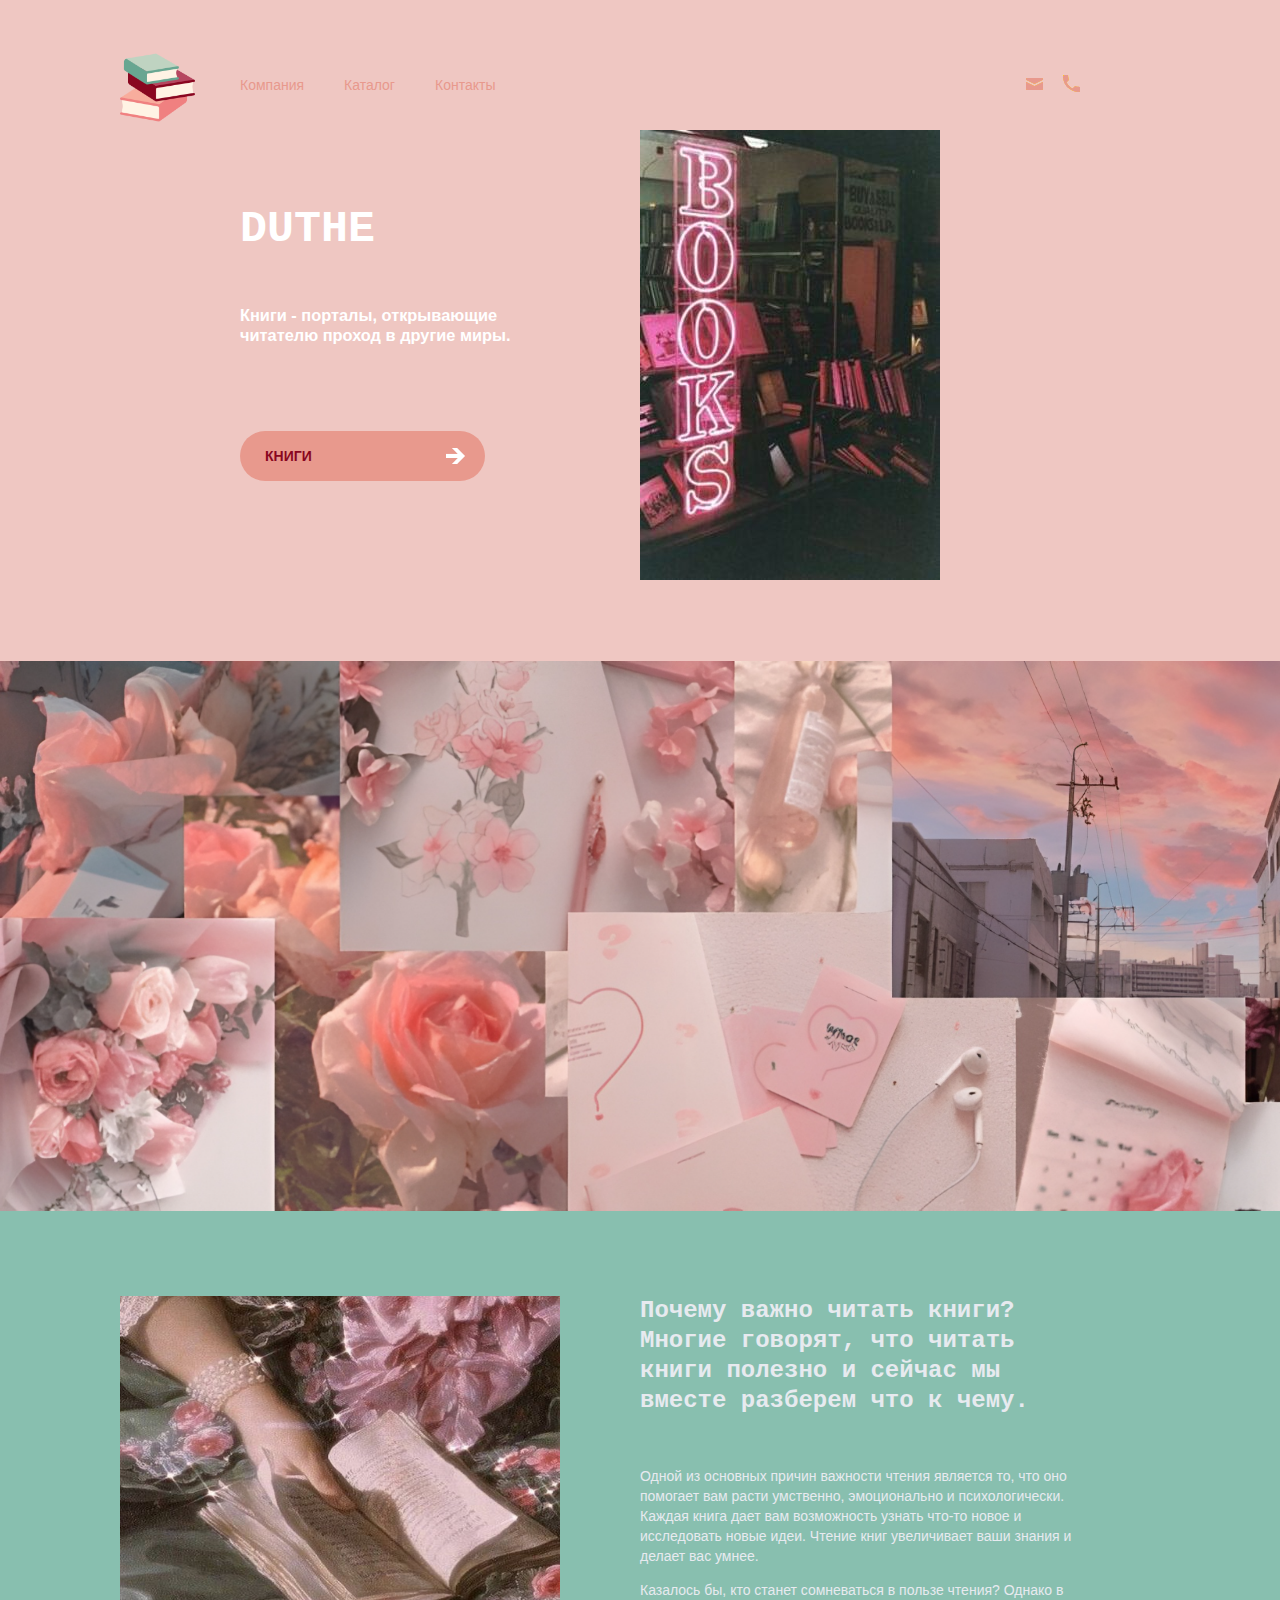
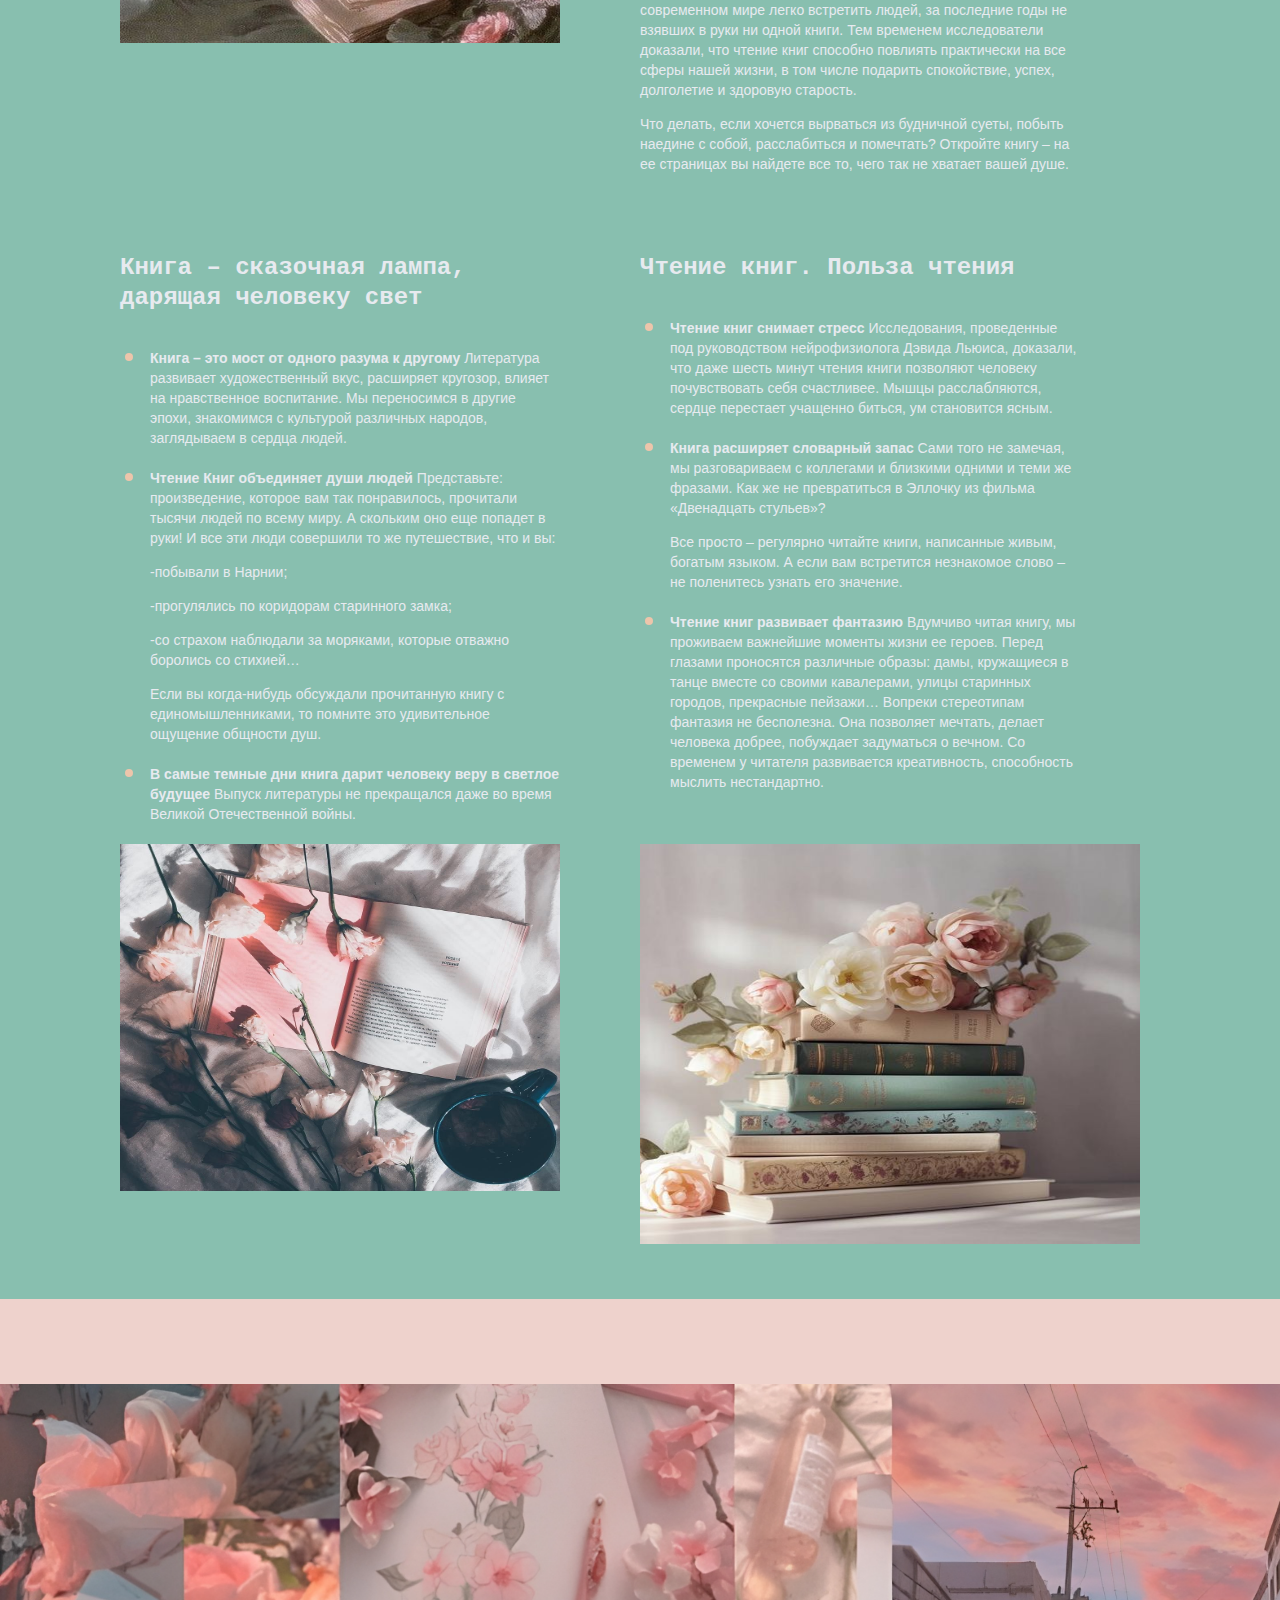
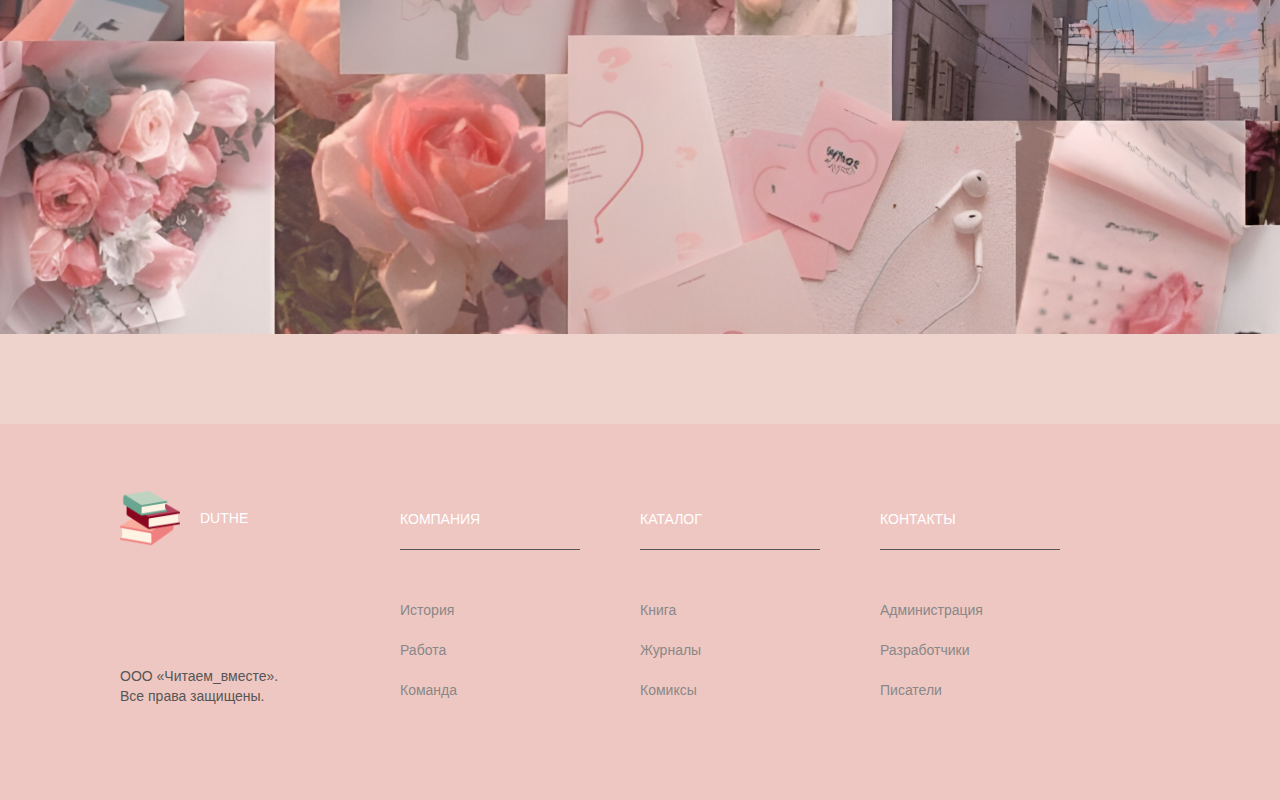
<file: index.html>
<!DOCTYPE html>
<html lang="ru">

<head>
    <meta charset="UTF-8">
    <title>DUTHE</title>
    <link rel="stylesheet" href="https://necolas.github.io/normalize.css/8.0.1/normalize.css">
    <link rel="stylesheet" href="css/style.css">
    <link rel="shortcut icon" href="img/stack-of-books.png" type="image/png">
</head>

<body>
    <header class="site-header">
        <div class="container">
            <nav class="main-nav">
              <a class="logo">
                  <img src="img/stack-of-books.png" alt="DUTHE" width="75" height="75">
              </a>
              <ul class="site-menu">
                  <li><a href="kompani.html">Компания</a></li>
                  <li><a href="katalog.html">Каталог</a></li>
                  <li><a href="kontakt.html">Контакты</a></li>
              </ul>
              <ul class="contacts-menu">
                  <li>
                      <a href="kontakt.html" class="icon icon-mail" title="Написать нам">
                          <span class="visually-hidden">Написать нам</span>
                      </a>
                </li>
                  <li>
                      <a href="kontakt.html" class="icon icon-phone" title="Позвонить нам">
                          <span class="visually-hidden">Позвонить нам</span>
                      </a>
                  </li>
              </ul>
            </nav>
            <section class="about-us">
                <h1>DUTHE</h1>
                <p>
                   <h3> Книги - порталы, открывающие читателю проход в другие миры.</h3><br>
                    </p>
                <a href="katalog.html" class="btn btn-yellow">Книги</a>
            </section>
        </div>
    </header>

    <main>
        
  <img src="img/888.png" alt="Книги" width="1600" height="550">
        <section class="moon-vacation">
            <div class="container columns-container">
                <h2 class="visually-hidden">Почему?</h2>
                <div class="left-column">
                    <img src="img/666.jpg" alt="Книги3" width="440" height="347">
                </div>
                <div class="right-column">
                    <p class="lead"><b>Почему важно читать книги? Многие говорят, что читать книги полезно и сейчас мы вместе разберем что к чему.</b></p>
                    <p>Одной из основных причин важности чтения является то, что оно помогает вам расти умственно, эмоционально и психологически. Каждая книга дает вам возможность узнать что-то новое и исследовать новые идеи. Чтение книг увеличивает ваши знания и делает вас умнее.</p>
                    <p>Казалось бы, кто станет сомневаться в пользе чтения? Однако в современном мире легко встретить людей, за последние годы не взявших в руки ни одной книги.

Тем временем исследователи доказали, что чтение книг способно повлиять практически на все сферы нашей жизни, в том числе подарить спокойствие, успех, долголетие и здоровую старость.</p>
                    <p>Что делать, если хочется вырваться из будничной суеты, побыть наедине с собой, расслабиться и помечтать? Откройте книгу – на ее страницах вы найдете все то, чего так не хватает вашей душе.</p>
                </div>
            </div>
        </section>

        <section class="recommendations">
            <div class="container columns-container">
                <h2 class="visually-hidden">Книги это</h2>
                <div class="left-column">
                    <h3>Книга – сказочная лампа, дарящая человеку свет</h3>
                    <ul class="recommendations-list">
                        <li><strong>Книга – это мост от одного разума к другому</strong> Литература развивает художественный вкус, расширяет кругозор, влияет на нравственное воспитание. Мы переносимся в другие эпохи, знакомимся с культурой различных народов, заглядываем в сердца людей.</li>
                        <li><strong>Чтение Книг объединяет души людей</strong> Представьте: произведение, которое вам так понравилось, прочитали тысячи людей по всему миру. А скольким оно еще попадет в руки! И все эти люди совершили то же путешествие, что и вы:

<p>-побывали в Нарнии;

<p>-прогулялись по коридорам старинного замка;

<p>-со страхом наблюдали за моряками, которые отважно боролись со стихией…

<p>Если вы когда-нибудь обсуждали прочитанную книгу с единомышленниками, то помните это удивительное ощущение общности душ.</li>
                        <li><strong>В самые темные дни книга дарит человеку веру в светлое будущее</strong> Выпуск литературы не прекращался даже во время Великой Отечественной войны.</li>
                    </ul>
                </div>
                <div class="right-column">
                    <h3>Чтение книг. Польза чтения</h3>
                    <ul class="recommendations-list">
                        <li><strong>Чтение книг снимает стресс</strong> Исследования, проведенные под руководством нейрофизиолога Дэвида Льюиса, доказали, что даже шесть минут чтения книги позволяют человеку почувствовать себя счастливее. Мышцы расслабляются, сердце перестает учащенно биться, ум становится ясным.</li>
                        <li><strong>Книга расширяет словарный запас</strong> Сами того не замечая, мы разговариваем с коллегами и близкими одними и теми же фразами. Как же не превратиться в Эллочку из фильма «Двенадцать стульев»?
                        <p>Все просто – регулярно читайте книги, написанные живым, богатым языком. А если вам встретится незнакомое слово – не поленитесь узнать его значение.

</li>
                        <li><strong>Чтение книг развивает фантазию</strong> Вдумчиво читая книгу, мы проживаем важнейшие моменты жизни ее героев. Перед глазами проносятся различные образы: дамы, кружащиеся в танце вместе со своими кавалерами, улицы старинных городов, прекрасные пейзажи…

Вопреки стереотипам фантазия не бесполезна. Она позволяет мечтать, делает человека добрее, побуждает задуматься о вечном. Со временем у читателя развивается креативность, способность мыслить нестандартно.</li>
                    </ul>
                </div>
            </div>
            <div class="container columns-container">
                <h2 class="visually-hidden">Книги</h2>
                <div class="left-column">
                    <img src="img/444.jpg" alt="Книги4" width="440" height="347">
                </div>
                    <img src="img/999.jpg" alt="Книги5" width="500" height="400">
                </div>
        </section>
    </main>
    <section class="features">
<img src="img/888.png" alt="Книги" width="1600" height="550">
    </section>
    <footer class="site-footer">
    
        <div class="container footer-columns-container">
            <div class="left-column">
                <p class="logo-container">
                    <a class="logo"><img src="img/stack-of-books.png" alt="Логотип DUTHE" width="60" height="60"></a>
                    <span class="company-title">DUTHE</span>
                </p>
                <p class="copyrights">
                    ООО «Читаем_вместе».<br>
                    Все права защищены.
                </p>
            </div>
            <div class="right-column">
                <ul class="footer-menu">
                    <li>
                        <a class="footer-submenu-title" href="#">Компания</a>
                        <ul class="footer-submenu">
                            <li><a href="#">История</a></li>
                            <li><a href="#">Работа</a></li>
                            <li><a href="#">Команда</a></li>
                        </ul>
                    </li>
                    <li>
                        <a class="footer-submenu-title" href="#">Каталог</a>
                        <ul class="footer-submenu">
                            <li><a href="#">Книга</a></li>
                            <li><a href="#">Журналы</a></li>
                            <li><a href="#">Комиксы</a></li>
                        </ul>
                    </li>
                    <li>
                        <a class="footer-submenu-title" href="#">Контакты</a>
                        <ul class="footer-submenu">
                            <li><a href="#">Администрация</a></li>
                            <li><a href="#">Разработчики</a></li>
                            <li><a href="#">Писатели</a></li>
                        </ul>
                    </li>
                </ul>
            </div>
        </div>
    </footer>
</body>

</html>
</file>
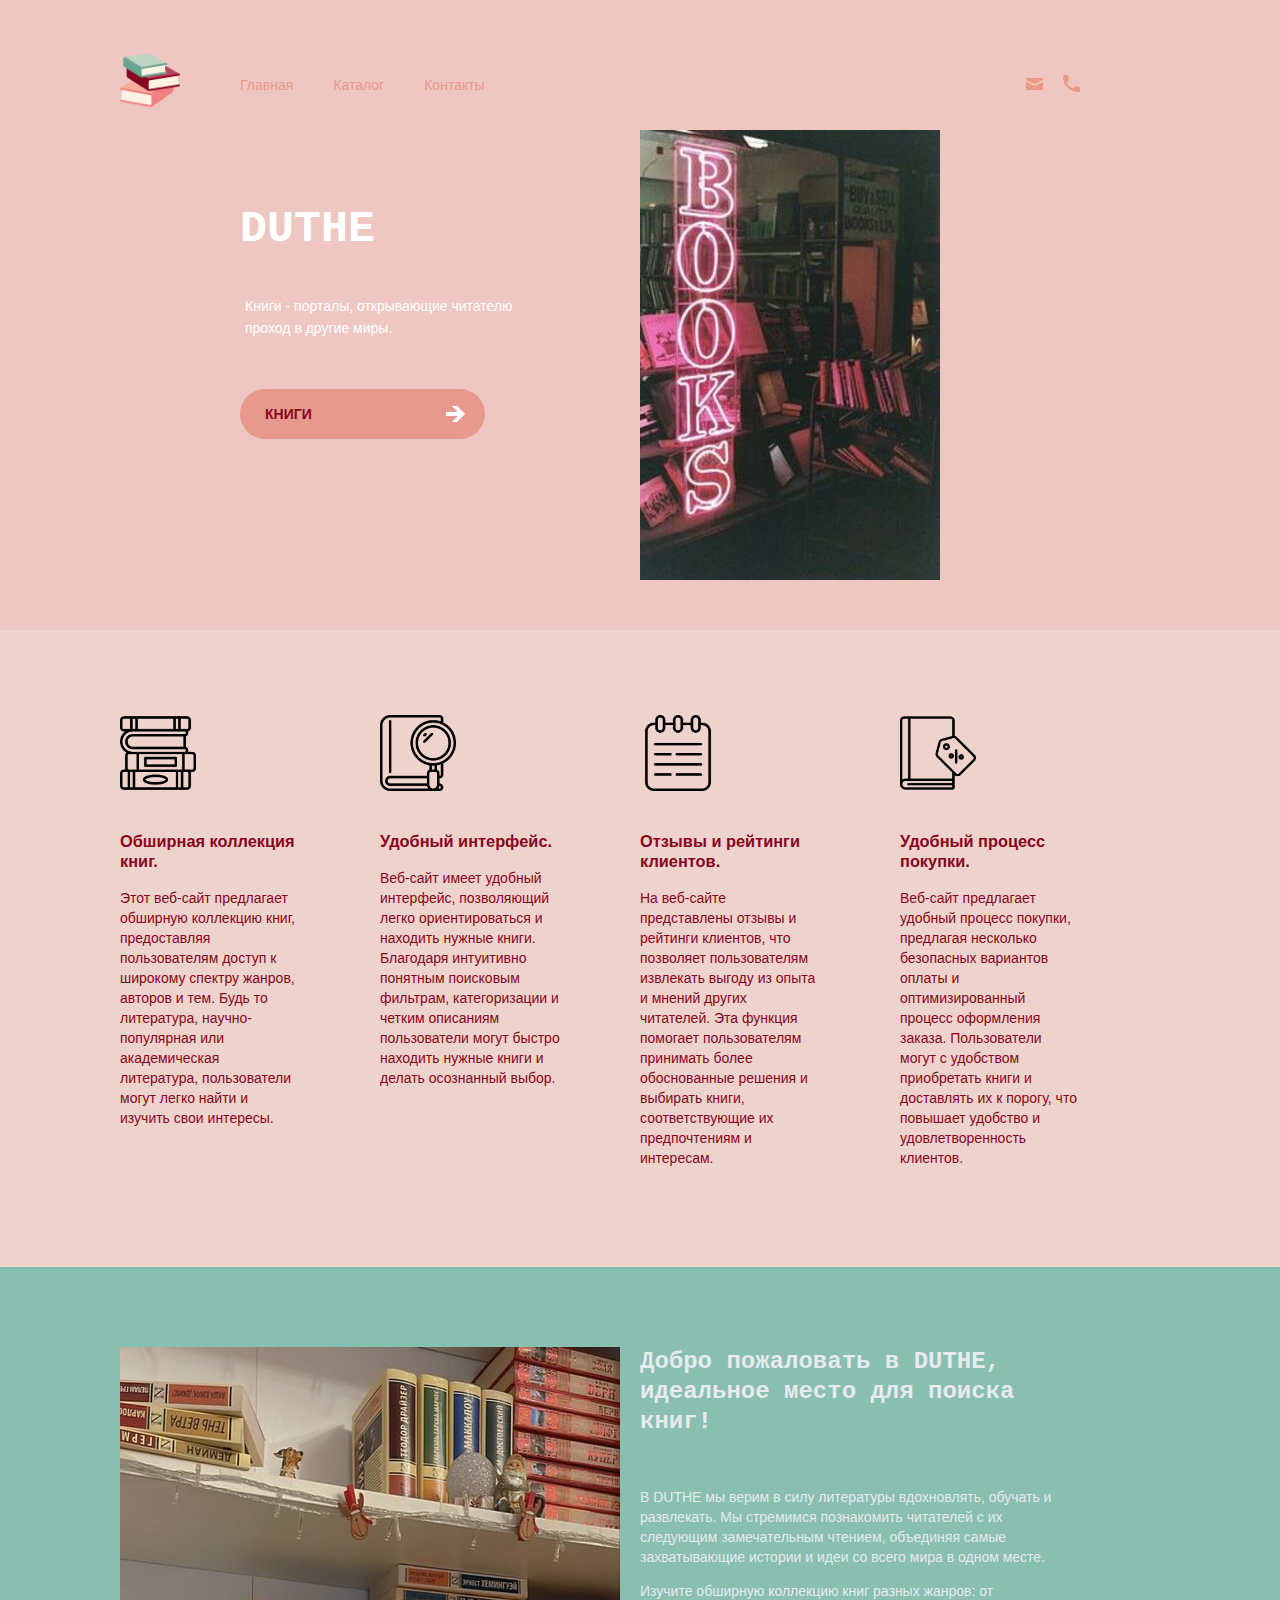
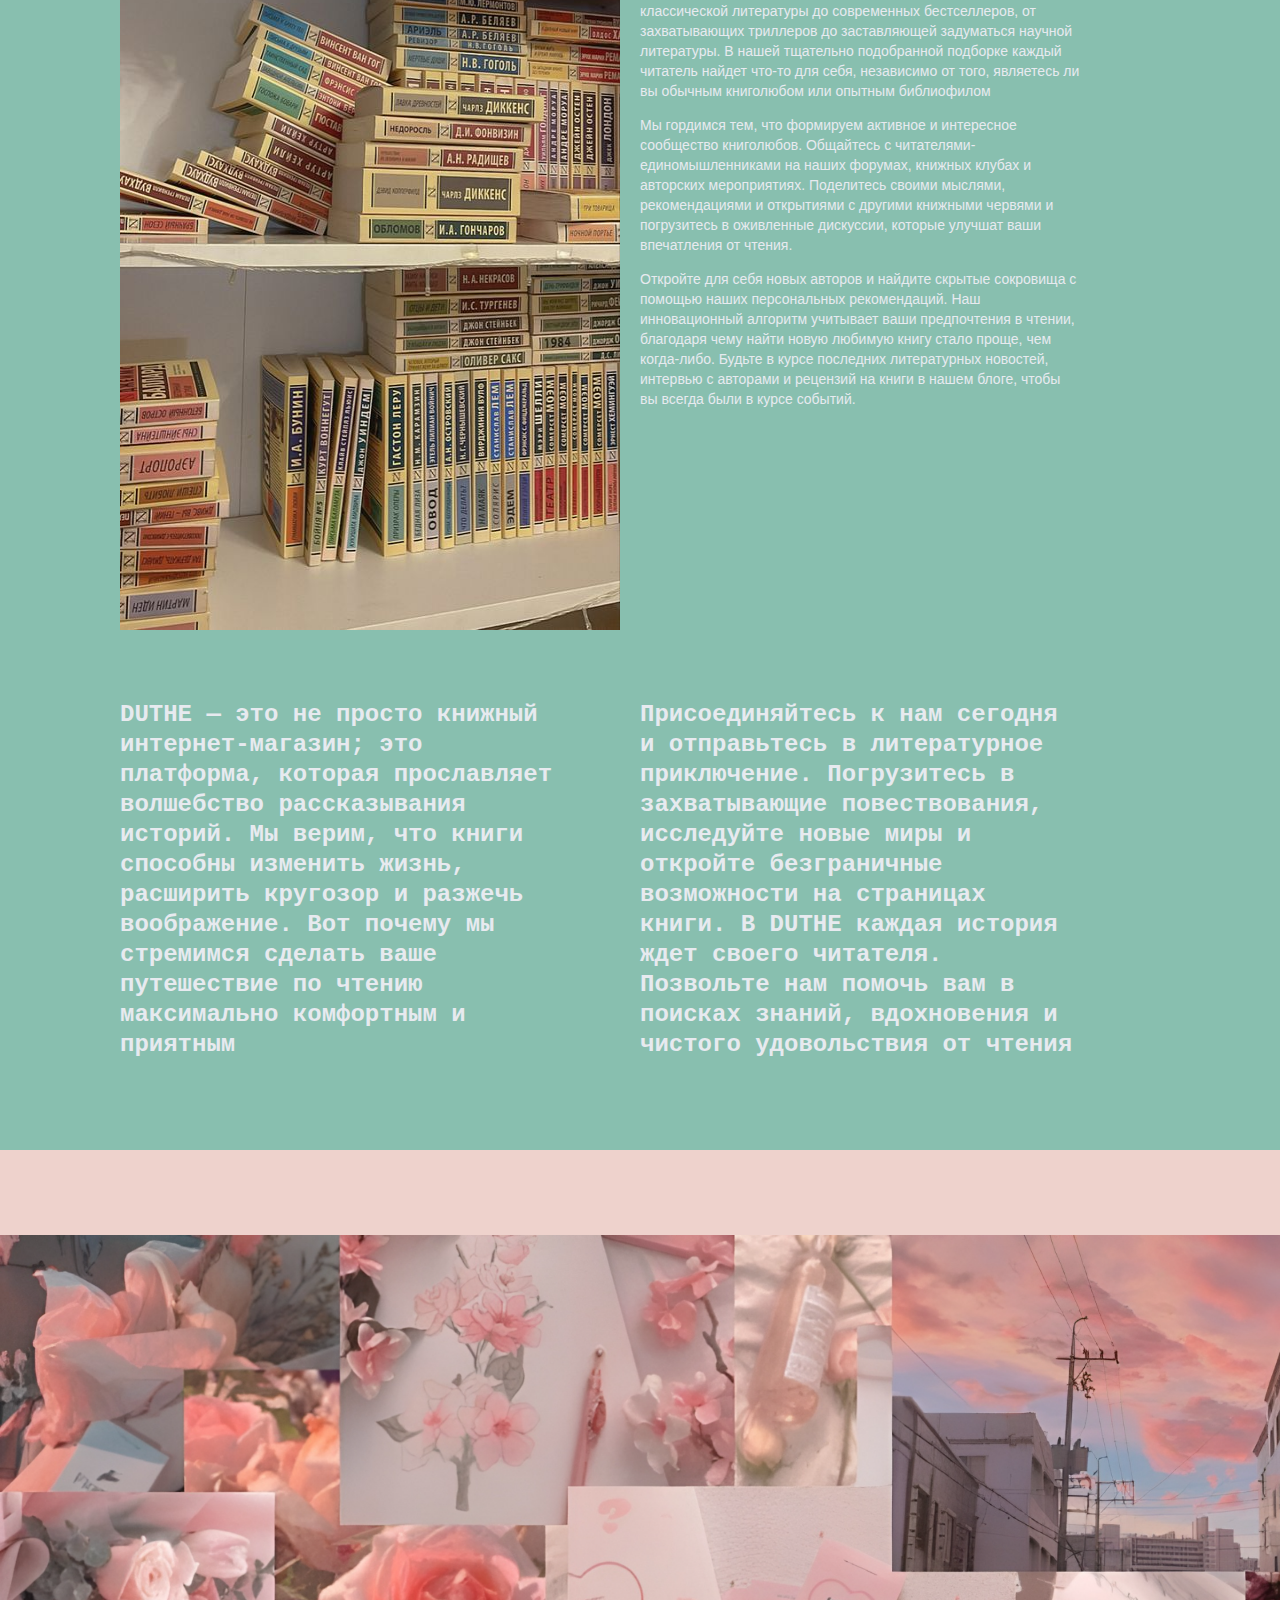
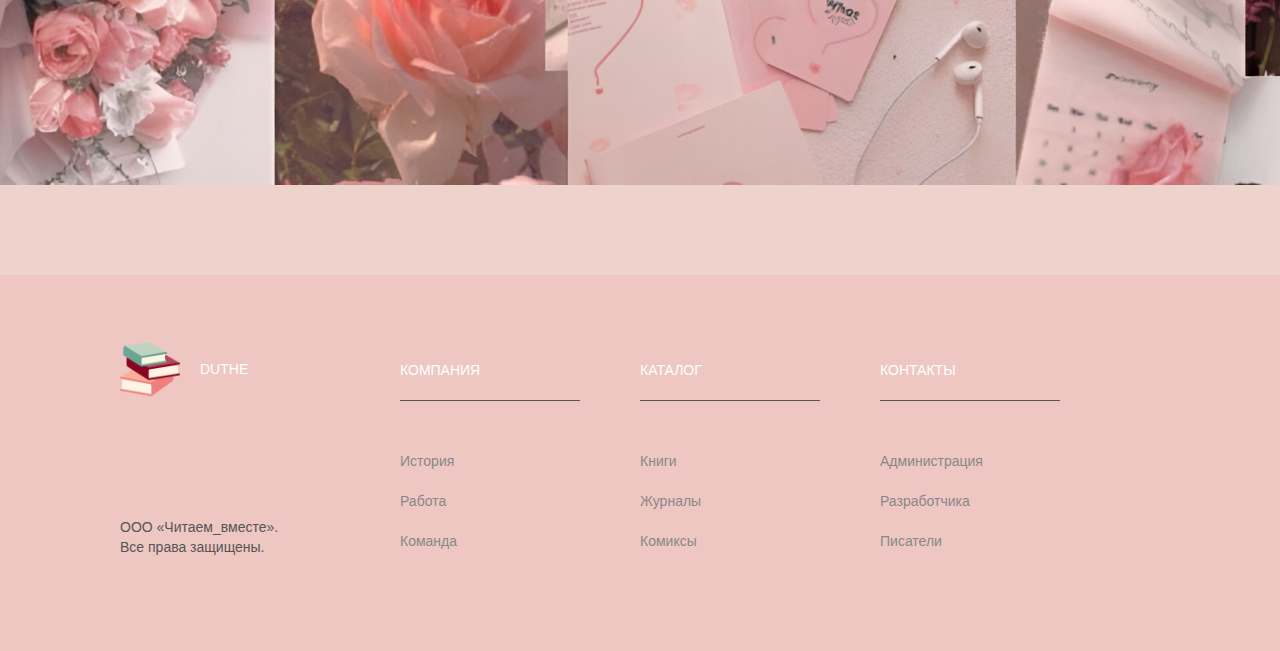
<file: kompani.html>
<!DOCTYPE html>
<html lang="ru">

<head>
    <meta charset="UTF-8">
    <title>DUTHE</title>
    <link rel="stylesheet" href="https://necolas.github.io/normalize.css/8.0.1/normalize.css">
    <link rel="stylesheet" href="css/style.css">
    <link rel="shortcut icon" href="img/stack-of-books.png" type="image/png">
</head>

<body>
    <header class="site-header">
        <div class="container">
            <nav class="main-nav">
              <a class="logo">
                  <img src="img/stack-of-books.png" alt="DUTHE" width="60" height="60">
              </a>
              <ul class="site-menu">
                  <li><a href="index.html">Главная</a></li>
                  <li><a href="katalog.html">Каталог</a></li>
                  <li><a href="kontakt.html">Контакты</a></li>
              </ul>
              <ul class="contacts-menu">
                  <li>
                      <a href="kontakt.html" class="icon icon-mail" title="Написать нам">
                          <span class="visually-hidden">Написать нам</span>
                      </a>
                </li>
                  <li>
                      <a href="kontakt.html" class="icon icon-phone" title="Позвонить нам">
                          <span class="visually-hidden">Позвонить нам</span>
                      </a>
                  </li>
              </ul>
            </nav>
            <section class="about-us">
                <h1>DUTHE</h1>
                <p>
                  Книги - порталы, открывающие читателю проход в другие миры.
                </p>
                <a href="katalog.html" class="btn btn-yellow">Книги</a>
            </section>
        </div>
    </header>

    <main>
        <section class="features">
            <div class="container">
                <h2 class="visually-hidden">Наши преимущества</h2>
                <ul class="features-list">
                    <li class="feature-made-in-russia"><h3>Обширная коллекция книг.</h3>
                    <p> Этот веб-сайт предлагает обширную коллекцию книг, предоставляя пользователям доступ к широкому спектру жанров, авторов и тем. Будь то литература, научно-популярная или академическая литература, пользователи могут легко найти и изучить свои интересы.</li>
                    <li class="feature-food"><h3>Удобный интерфейс.</h3>
                    <p> Веб-сайт имеет удобный интерфейс, позволяющий легко ориентироваться и находить нужные книги. Благодаря интуитивно понятным поисковым фильтрам, категоризации и четким описаниям пользователи могут быстро находить нужные книги и делать осознанный выбор.</li>
                    <li class="feature-pilots"><h3>Отзывы и рейтинги клиентов.</h3><p>На веб-сайте представлены отзывы и рейтинги клиентов, что позволяет пользователям извлекать выгоду из опыта и мнений других читателей. Эта функция помогает пользователям принимать более обоснованные решения и выбирать книги, соответствующие их предпочтениям и интересам.</li>
                    <li class="feature-moon-rover"><h3>Удобный процесс покупки.</h3><p>Веб-сайт предлагает удобный процесс покупки, предлагая несколько безопасных вариантов оплаты и оптимизированный процесс оформления заказа. Пользователи могут с удобством приобретать книги и доставлять их к порогу, что повышает удобство и удовлетворенность клиентов.</li>
                </ul>
            </div>
        </section>

        <section class="moon-vacation">
            <div class="container columns-container">
                <h2 class="visually-hidden">DUTHE</h2>
                <div class="left-column">
                    <img src="img/898.jpg" alt="Книги2" width="500" height="883">
                </div>
                <div class="left-column">
                    <p class="lead"><b>Добро пожаловать в DUTHE, идеальное место для поиска книг!</b></p>
                    <p>В DUTHE мы верим в силу литературы вдохновлять, обучать и развлекать. Мы стремимся познакомить читателей с их следующим замечательным чтением, объединяя самые захватывающие истории и идеи со всего мира в одном месте.</p>
                    <p>Изучите обширную коллекцию книг разных жанров: от классической литературы до современных бестселлеров, от захватывающих триллеров до заставляющей задуматься научной литературы. В нашей тщательно подобранной подборке каждый читатель найдет что-то для себя, независимо от того, являетесь ли вы обычным книголюбом или опытным библиофилом</p>
                    <p>Мы гордимся тем, что формируем активное и интересное сообщество книголюбов. Общайтесь с читателями-единомышленниками на наших форумах, книжных клубах и авторских мероприятиях. Поделитесь своими мыслями, рекомендациями и открытиями с другими книжными червями и погрузитесь в оживленные дискуссии, которые улучшат ваши впечатления от чтения.</p>
                    <p>Откройте для себя новых авторов и найдите скрытые сокровища с помощью наших персональных рекомендаций. Наш инновационный алгоритм учитывает ваши предпочтения в чтении, благодаря чему найти новую любимую книгу стало проще, чем когда-либо. Будьте в курсе последних литературных новостей, интервью с авторами и рецензий на книги в нашем блоге, чтобы вы всегда были в курсе событий.</p>
                </div>
            </div>
        </section>

        <section class="recommendations">
            <div class="container columns-container">
                <h2 class="visually-hidden">Рекомендации для космических туристов</h2>
                <div class="left-column">
                    <h3>DUTHE — это не просто книжный интернет-магазин; это платформа, которая прославляет волшебство рассказывания историй. Мы верим, что книги способны изменить жизнь, расширить кругозор и разжечь воображение. Вот почему мы стремимся сделать ваше путешествие по чтению максимально комфортным и приятным</h3>
                </div>
                <div class="right-column">
                    <h3>Присоединяйтесь к нам сегодня и отправьтесь в литературное приключение. Погрузитесь в захватывающие повествования, исследуйте новые миры и откройте безграничные возможности на страницах книги. В DUTHE каждая история ждет своего читателя. Позвольте нам помочь вам в поисках знаний, вдохновения и чистого удовольствия от чтения</h3>
                </div>
            </div>
        </section>

    </main>
<section class="features">
<img src="img/888.png" alt="Книги" width="1600" height="550">
    </section>
    <footer class="site-footer">
        <div class="container footer-columns-container">
            <div class="left-column">
                <p class="logo-container">
                    <a class="logo"><img src="img/stack-of-books.png" alt="Логотип DUTHE" width="60" height="60"></a>
                    <span class="company-title">DUTHE</span>
                </p>
                <p class="copyrights">
                    ООО «Читаем_вместе».<br>
                    Все права защищены.
                </p>
            </div>
            <div class="right-column">
                <ul class="footer-menu">
                    <li>
                        <a class="footer-submenu-title" href="#">Компания</a>
                        <ul class="footer-submenu">
                              <li><a href="#">История</a></li>
                            <li><a href="#">Работа</a></li>
                            <li><a href="#">Команда</a></li>
                        </ul>
                    </li>
                    <li>
                        <a class="footer-submenu-title" href="#">Каталог</a>
                        <ul class="footer-submenu">
                           <li><a href="#">Книги</a></li>
                            <li><a href="#">Журналы</a></li>
                            <li><a href="#">Комиксы</a></li>
                        </ul>
                    </li>
                    <li>
                        <a class="footer-submenu-title" href="#">Контакты</a>
                        <ul class="footer-submenu">
                           <li><a href="#">Администрация</a></li>
                            <li><a href="#">Разработчика</a></li>
                            <li><a href="#">Писатели</a></li>
                        </ul>
                    </li>
                </ul>
            </div>
        </div>
    </footer>
</body>

</html>
</file>
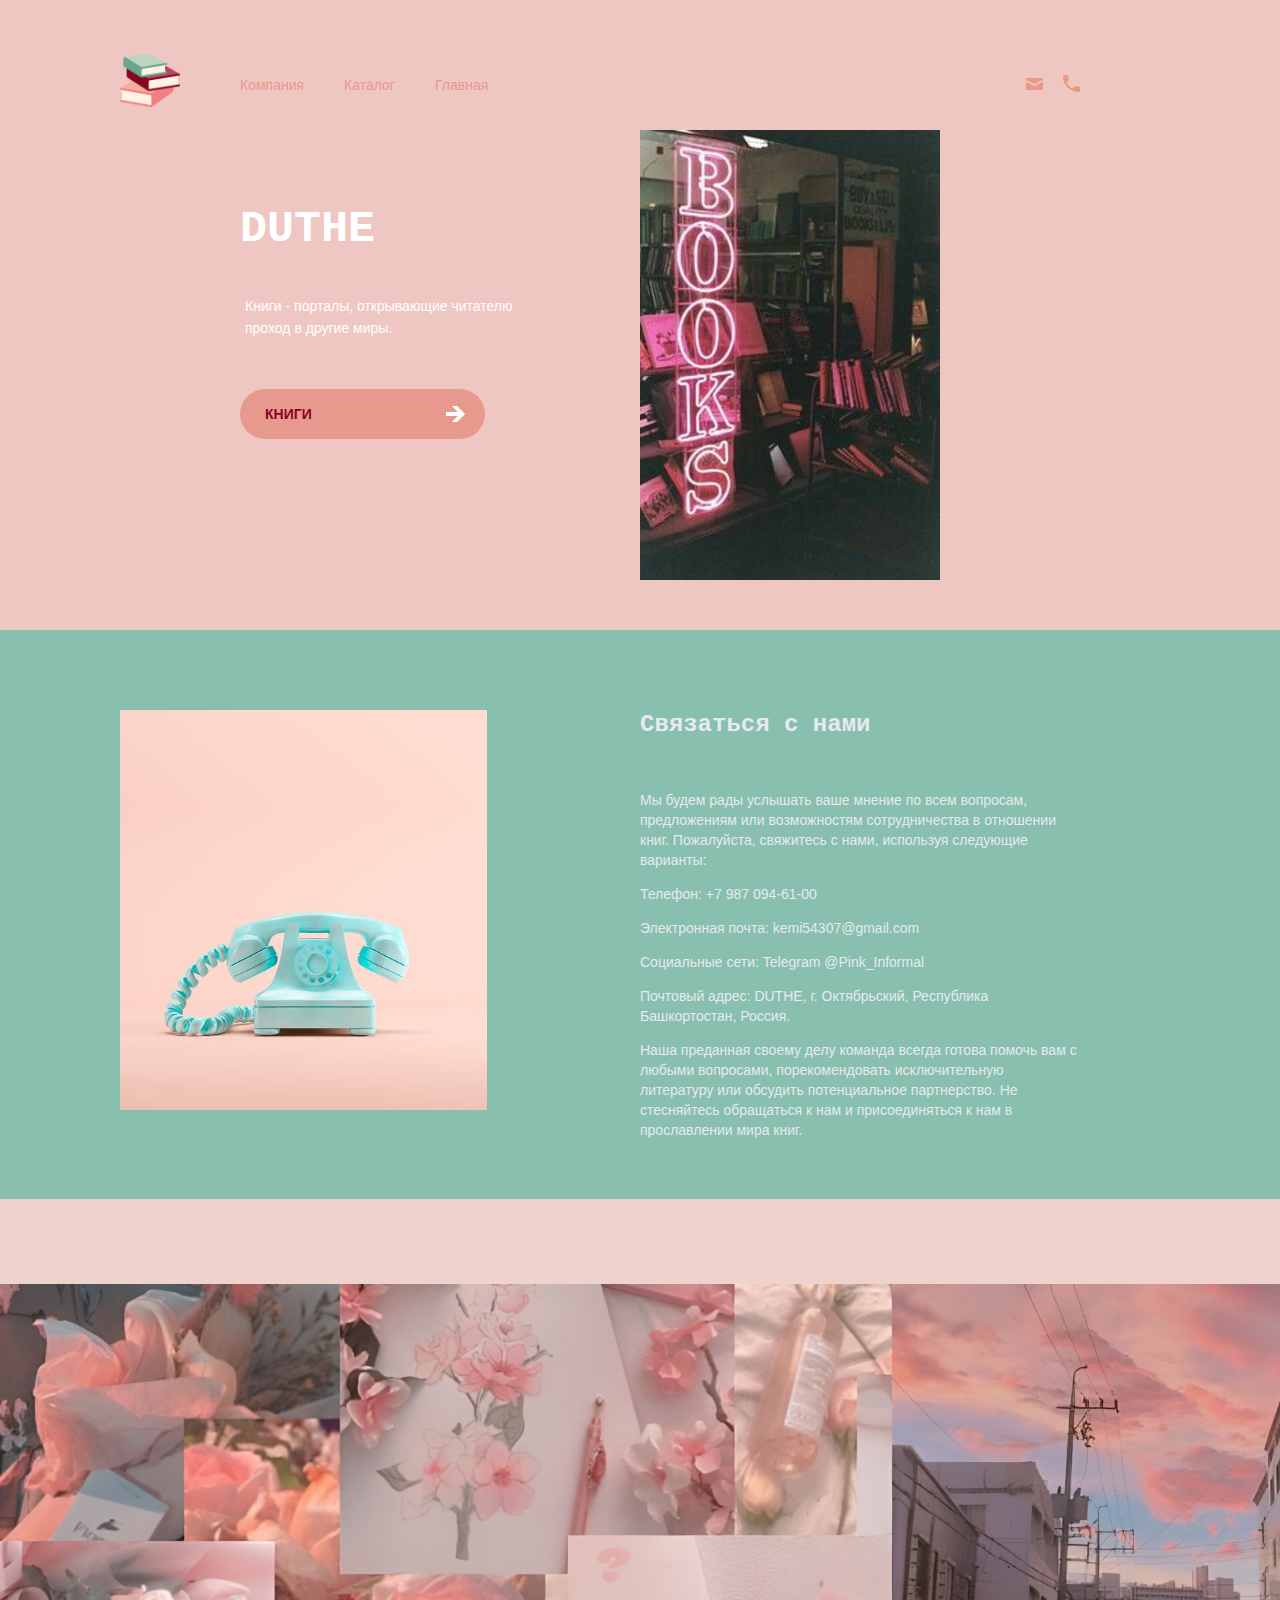
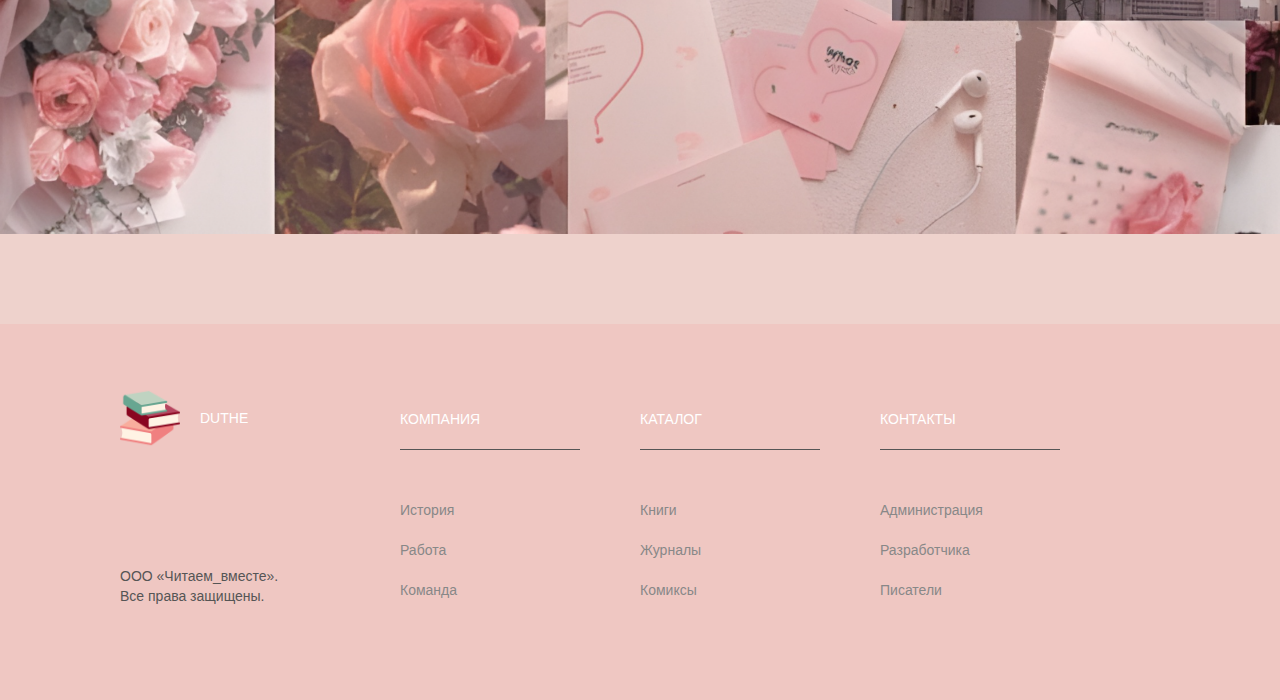
<file: kontakt.html>
<!DOCTYPE html>
<html lang="ru">

<head>
    <meta charset="UTF-8">
    <title>DUTHE</title>
    <link rel="stylesheet" href="https://necolas.github.io/normalize.css/8.0.1/normalize.css">
    <link rel="stylesheet" href="css/style.css">
    <link rel="shortcut icon" href="img/stack-of-books.png" type="image/png">
</head>

<body>
    <header class="site-header">
        <div class="container">
            <nav class="main-nav">
              <a class="logo">
                  <img src="img/stack-of-books.png" alt="DUTHE" width="60" height="60">
              </a>
              <ul class="site-menu">
                  <li><a href="kompani.html">Компания</a></li>
                  <li><a href="katalog.html">Каталог</a></li>
                  <li><a href="index.html">Главная</a></li>
              </ul>
              <ul class="contacts-menu">
                  <li>
                      <a href="#" class="icon icon-mail" title="Написать нам">
                          <span class="visually-hidden">Написать нам</span>
                      </a>
                </li>
                  <li>
                      <a href="#" class="icon icon-phone" title="Позвонить нам">
                          <span class="visually-hidden">Позвонить нам</span>
                      </a>
                  </li>
              </ul>
            </nav>
            <section class="about-us">
                <h1>DUTHE</h1>
                <p>
                  Книги - порталы, открывающие читателю проход в другие миры.
                </p>
                <a href="#" class="btn btn-yellow">Книги</a>
            </section>
        </div>
    </header>

    <main>

        <section class="moon-vacation">
            <div class="container columns-container">
                <h2 class="visually-hidden">DUTHE</h2>
                <div class="left-column">
                    <img src="img/779.jpg" alt="Мы" width="367" height="400">
                </div>
                <div class="right-column">
                    <p class="lead"><b>Связаться с нами</b></p>
                    <p>Мы будем рады услышать ваше мнение по всем вопросам, предложениям или возможностям сотрудничества в отношении книг. Пожалуйста, свяжитесь с нами, используя следующие варианты:</p>
                    <p>Телефон: +7 987 094-61-00
<p>Электронная почта: kemi54307@gmail.com
<p>Социальные сети: Telegram @Pink_Informal
<p>Почтовый адрес: DUTHE, г. Октябрьский, Республика Башкортостан, Россия.</p>
                    <p>Наша преданная своему делу команда всегда готова помочь вам с любыми вопросами, порекомендовать исключительную литературу или обсудить потенциальное партнерство. Не стесняйтесь обращаться к нам и присоединяться к нам в прославлении мира книг.</p>
                </div>
            </div>
        </section>
    </main>
<section class="features">
<img src="img/888.png" alt="Книги" width="1600" height="550">
    </section>
    <footer class="site-footer">
        <div class="container footer-columns-container">
            <div class="left-column">
                <p class="logo-container">
                    <a class="logo"><img src="img/stack-of-books.png" alt="Логотип DUTHE" width="60" height="60"></a>
                    <span class="company-title">DUTHE</span>
                </p>
                <p class="copyrights">
                   ООО «Читаем_вместе». <br>
                    Все права защищены.
                </p>
            </div>
            <div class="right-column">
                <ul class="footer-menu">
                    <li>
                        <a class="footer-submenu-title" href="#">Компания</a>
                        <ul class="footer-submenu">
                            <li><a href="#">История</a></li>
                            <li><a href="#">Работа</a></li>
                            <li><a href="#">Команда</a></li>
                        </ul>
                    </li>
                    <li>
                        <a class="footer-submenu-title" href="#">Каталог</a>
                        <ul class="footer-submenu">
                            <li><a href="#">Книги</a></li>
                            <li><a href="#">Журналы</a></li>
                            <li><a href="#">Комиксы</a></li>
                        </ul>
                    </li>
                    <li>
                        <a class="footer-submenu-title" href="#">Контакты</a>
                        <ul class="footer-submenu">
                            <li><a href="#">Администрация</a></li>
                            <li><a href="#">Разработчика</a></li>
                            <li><a href="#">Писатели</a></li>
                        </ul>
                    </li>
                </ul>
            </div>
        </div>
    </footer>
</body>

</html>
</file>
<file: css/style.css>
{
    outline: 1px solid orange;
}
body {
  margin: 0;
  padding: 0;

  font-size: 14px;
  line-height: 20px;
  font-family: Verdana, sans-serif;
  color: #E7EAEF;

  background-color: #88BFAF;
}

.container {
  width: 1040px;
  margin: 0 auto;
  padding: 0;
}

.visually-hidden {
  position: absolute;
  width: 1px;
  height: 1px;
  margin: -1px;
  padding: 0;

  border: 0;
  clip: rect(0 0 0 0);
  overflow: hidden;
}

.site-header {
  color: #ffffff;

  background-color: #efc7c2;
}

.site-header .container {
  min-height: 400px;
  padding-top: 50px;
  padding-bottom: 180px;

  background-image: url("../img/D4c.jpg");
  background-repeat: no-repeat;
  background-position: 520px 130px;
}

.main-nav {
  display: flex;
  margin-bottom: 95px;
}

.logo {
  width: 60px;
  height: 60px;
  margin-right: 60px;
}

.site-menu {
  display: flex;
  flex-wrap: wrap;
  width: 660px;
  margin: 0;
  margin-top: 25px;
  padding: 0;

  list-style: none;
}

.site-menu a {
  display: block;
  margin-right: 40px;

  font-size: 14px;
  text-decoration: none;
  color: #e8998d;
}


.site-menu a:hover {
  color: white;
}

.site-menu a:active {
  color: #ccc;
}


.contacts-menu {
  display: flex;
  flex-wrap: wrap;
  max-width: 180px;
  margin: 0;
  margin-top: 25px;
  margin-left: auto;
  margin-right: 80px;
  padding: 0;

  list-style: none;
}

.contacts-menu li {
  margin-left: 20px;
}


.contacts-menu a:hover {
  opacity: 0.8;
}

.contacts-menu a:active {
  opacity: 0.4;
}


.contacts-menu .icon {
  display: block;
  width: 17px;
  height: 17px;
}

.contacts-menu .icon-mail {
  background-image: url(../img/mail-icon.png);
  background-repeat: no-repeat;
  background-position: 0 50%;
}

.contacts-menu .icon-phone {
  background-image: url(../img/phone-icon.png);
  background-repeat: no-repeat;
  background-position: 0 50%;
}

.about-us {
  width: 300px;
  padding-left: 120px;
}

.about-us h1 {
  margin: 0;
  margin-bottom: 40px;
  padding: 0;

  font-size: 45px;
  line-height: 50px;
  font-family: "Courier New", monospace;
  color: white;
}

.about-us p {
  margin: 0;
  margin-bottom: 50px;
  padding-left: 5px;

  font-size: 14px;
  line-height: 22px;
  color: #ffffff;
}

.btn {
  position: relative;

  display: inline-block;
  width: 195px;
  padding: 0 25px;

  font-weight: bold;
  font-size: 14px;
  line-height: 50px;
  text-decoration: none;
  text-transform: uppercase;
  vertical-align: top;
  color: #890620;

  cursor: pointer;
  border: none;
  border-radius: 50px;
}


.btn::after {
  content: "";

  position: absolute;
  right: 20px;
  top: 17px;

  width: 19px;
  height: 16px;

  background-image: url(../img/right-arrow-white.png);
  background-repeat: no-repeat;
  background-position: 0 0;
}


.btn-yellow {
  background-color: #e8998d;
}


.btn-yellow:hover {
  background-color: #eed2cc;
}

.btn-yellow:active {
  background-color: #eed2cc;
}


.btn-grey {
  width: 215px;

  color: white;

  background-color: #890620;

}


.btn-grey::after {
  background-image: url(../img/right-arrow-white.png);
}

.btn-grey:hover {
  background-color: #676767;
}

.btn-grey:active {
  background-color: #ccc;
}


.features {
  padding: 85px 0;

  background-color: #eed2cc;

  color: #e8998d;
}

.features-list {
  display: flex;
  justify-content: space-between;
  flex-wrap: wrap;

  margin: 0;
  padding: 0;

  list-style: none;
}

.features-list li {
  position: relative;

  width: 180px;
  margin-right: 80px;
  padding-top: 100px;

  font-size: 14px;
  line-height: 20px;
  color: #890620;
}


.features-list li::after {
  content: "";

  position: absolute;
  top: 0;
  left: 0;

  width: 76px;
  height: 76px;
}

.feature-made-in-russia::after {
  background-image: url(../img/11.png);
    background-size: 76px 76px;
}

.feature-food::after {
  background-image: url(../img/12.png);
    background-size: 76px 76px;
}

.feature-pilots::after {
  background-image: url(../img/14.png);
    background-size: 76px 76px;
}

.feature-moon-rover::after {
  background-image: url(../img/13.png);
    background-size: 76px 76px;
}


.columns-container {
  display: flex;
}

.columns-container .left-column {
  width: 440px;
  margin-right: 80px;
}

.columns-container .right-column {
  width: 440px;
}

.moon-vacation {
  padding-top: 80px;
  padding-bottom: 45px;
}

.moon-vacation .lead {
  margin-top: 0;
  margin-bottom: 50px;

  font-weight: bold;
  font-size: 24px;
  line-height: 30px;
  font-family: "Courier New", monospace;
}

.recommendations {
  padding-top: 20px;
  padding-bottom: 55px;
}

.recommendations h3 {
  margin-top: 0;
  margin-bottom: 35px;
  
  font-weight: bold;
  font-size: 24px;
  line-height: 30px;
  font-family: "Courier New", monospace;
}

.recommendations-list {
  margin: 0;
  padding: 0;
  padding-left: 30px;

  list-style: none;
}

.recommendations-list li {
  position: relative;

  margin-bottom: 20px;
}


.recommendations-list li::before {
  content: "";

  position: absolute;
  left: -25px;
  top: 5px;

  width: 8px;
  height: 8px;

  border-radius: 50%;
  background-color: #EDC5AB;
}


.site-footer {
  padding-top: 50px;
  padding-bottom: 80px;


  color: #ffffff;

  background-color: #efc7c2;

}


.footer-columns-container {
  display: flex;
}

.footer-columns-container .left-column {
  display: flex;
  flex-direction: column;
  width: 180px;
  margin-right: 100px;
}

.footer-columns-container .right-column {
  width: 720px;
  padding-top: 35px;
}

.logo-container {
  display: flex;
  align-items: center;
  padding: 0;
}

.logo-container .logo {
  margin-left: 0;
  margin-right: 20px;
}

.logo-container p {
  font-size: 14px;
}

.copyrights {
  margin-top: auto;


  color: #555555;

}

.footer-menu {
  display: flex;

  margin: 0;
  padding: 0;

  list-style: none;
}

.footer-menu > li {
  width: 180px;
  margin-right: 60px;
}

.footer-submenu-title {
  display: block;
  margin-bottom: 50px;
  padding-bottom: 20px;


  font-size: 14px;
  color: white;
  text-transform: uppercase;
  text-decoration: none;

  border-bottom: 1px solid #555555;

}

.footer-submenu {
  margin: 0;
  padding: 0;

  list-style: none;
}

.footer-submenu > li {
  margin-bottom: 20px;
}

.footer-submenu a {
  text-decoration: none;
  color: #888888;
}


    .footer-nav a:hover {
      color: white;
    }

    .footer-nav a:active {
      color: #ccc;
</file>
